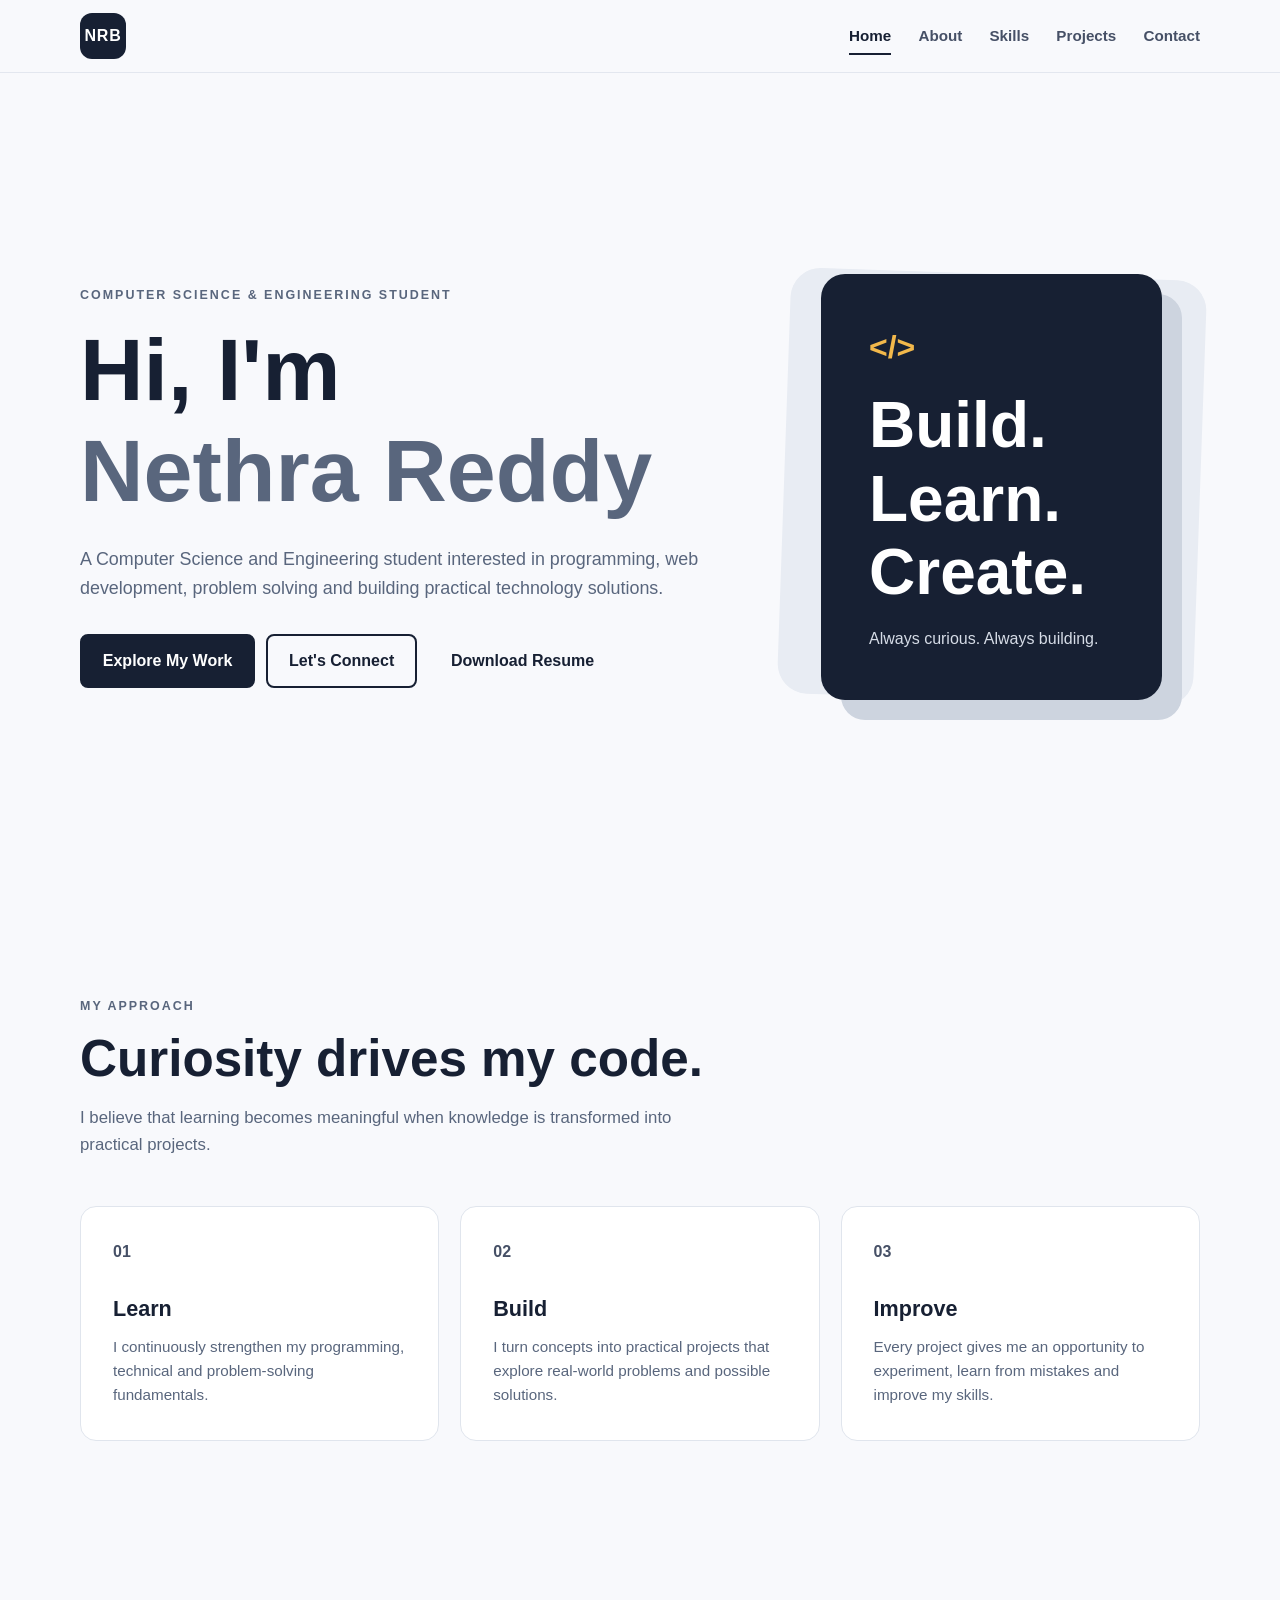
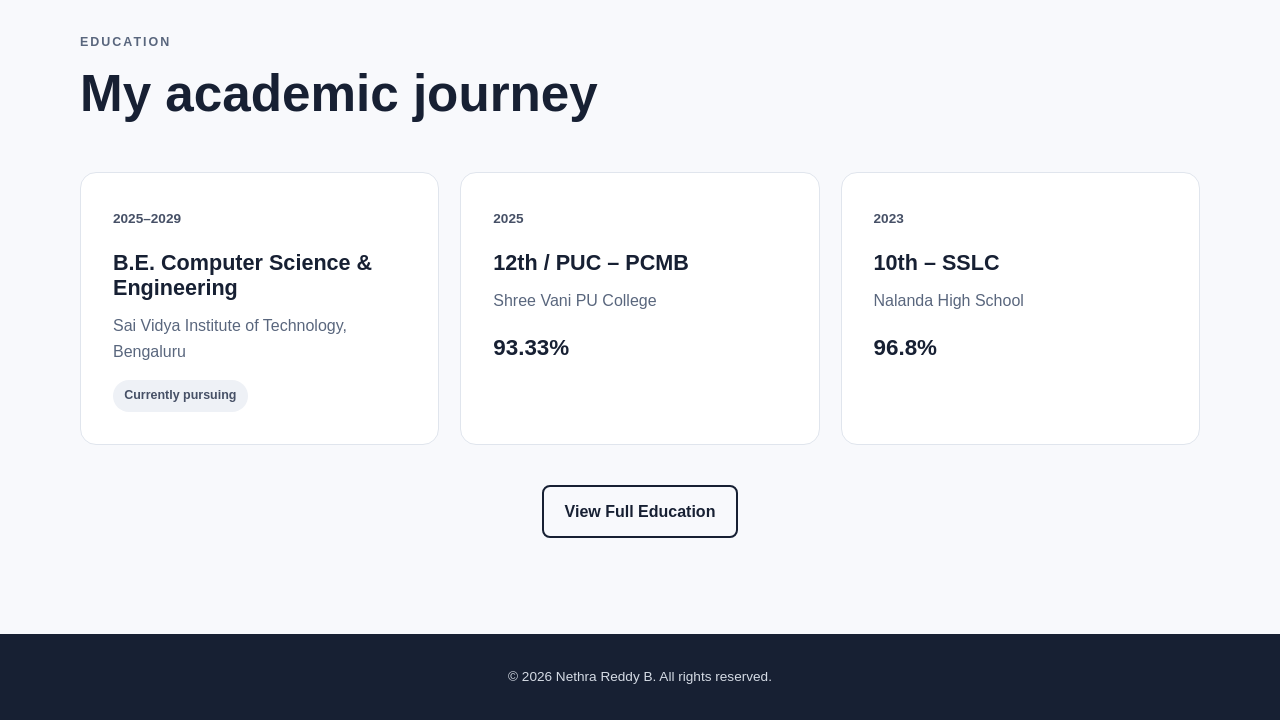
<file: index.html>
<!DOCTYPE html>
<html lang="en">
<head>
    <meta charset="UTF-8">

    <meta name="viewport"
          content="width=device-width, initial-scale=1.0">

    <meta name="description"
          content="Nethra Reddy B - Computer Science and Engineering student portfolio showcasing programming, web development, projects and technical skills.">

    <meta name="keywords"
          content="Nethra Reddy, Computer Science, CSE student, portfolio, web development, Python, C, HTML, CSS, JavaScript, Bengaluru">

    <meta name="author"
          content="Nethra Reddy B">

    <meta name="robots"
          content="index, follow">

    <meta name="theme-color"
          content="#172033">

    <title>Nethra Reddy B | CSE Student Portfolio</title>

    <link rel="stylesheet" href="css/style.css">
</head>

<body>

<a class="skip-link" href="#main-content">
    Skip to main content
</a>

<header class="site-header">

    <nav class="navbar"
         aria-label="Primary navigation">

        <a class="logo"
           href="index.html"
           aria-label="Nethra Reddy home">
            NRB
        </a>

        <button class="menu-toggle"
                type="button"
                aria-label="Open navigation menu"
                aria-expanded="false"
                aria-controls="primary-menu">

            <span></span>
            <span></span>
            <span></span>

        </button>

        <ul class="nav-links" id="primary-menu">

            <li>
                <a href="index.html"
                   aria-current="page">
                    Home
                </a>
            </li>

            <li>
                <a href="about.html">
                    About
                </a>
            </li>

            <li>
                <a href="skills.html">
                    Skills
                </a>
            </li>

            <li>
                <a href="projects.html">
                    Projects
                </a>
            </li>

            <li>
                <a href="contact.html">
                    Contact
                </a>
            </li>

        </ul>

    </nav>

</header>


<main id="main-content">

    <section class="hero"
             aria-labelledby="hero-title">

        <div class="hero-content">

            <p class="eyebrow">
                COMPUTER SCIENCE & ENGINEERING STUDENT
            </p>

            <h1 id="hero-title">
                Hi, I'm <span>Nethra Reddy</span>
            </h1>

            <p class="hero-description">
                A Computer Science and Engineering student interested in
                programming, web development, problem solving and building
                practical technology solutions.
            </p>

            <div class="hero-buttons">

                <a class="button primary-button"
                   href="projects.html">
                    Explore My Work
                </a>

                <a class="button secondary-button"
                   href="contact.html">
                    Let's Connect
                </a>

                <!--
                    Replace "resume.pdf" with your actual resume filename
                    after placing the PDF in the project folder.
                -->
                <a class="button text-button"
                   href="resume.pdf"
                   download>
                    Download Resume
                </a>

            </div>

        </div>


        <div class="hero-card"
             aria-label="Portfolio introduction">

            <div class="hero-card-inner">

                <span class="code-symbol"
                      aria-hidden="true">
                    &lt;/&gt;
                </span>

                <h2>
                    Build.
                    <br>
                    Learn.
                    <br>
                    Create.
                </h2>

                <p>
                    Always curious. Always building.
                </p>

            </div>

        </div>

    </section>


    <section class="quick-intro section"
             aria-labelledby="intro-title">

        <div class="section-heading">

            <p class="eyebrow">
                MY APPROACH
            </p>

            <h2 id="intro-title">
                Curiosity drives my code.
            </h2>

            <p class="section-description">
                I believe that learning becomes meaningful when knowledge
                is transformed into practical projects.
            </p>

        </div>


        <div class="intro-grid">

            <article class="info-card">

                <span class="card-number">
                    01
                </span>

                <h3>
                    Learn
                </h3>

                <p>
                    I continuously strengthen my programming, technical
                    and problem-solving fundamentals.
                </p>

            </article>


            <article class="info-card">

                <span class="card-number">
                    02
                </span>

                <h3>
                    Build
                </h3>

                <p>
                    I turn concepts into practical projects that explore
                    real-world problems and possible solutions.
                </p>

            </article>


            <article class="info-card">

                <span class="card-number">
                    03
                </span>

                <h3>
                    Improve
                </h3>

                <p>
                    Every project gives me an opportunity to experiment,
                    learn from mistakes and improve my skills.
                </p>

            </article>

        </div>

    </section>


    <section class="education-preview section"
             aria-labelledby="education-preview-title">

        <div class="section-heading">

            <p class="eyebrow">
                EDUCATION
            </p>

            <h2 id="education-preview-title">
                My academic journey
            </h2>

        </div>


        <div class="education-grid">

            <article class="education-card">

                <span class="education-year">
                    2025–2029
                </span>

                <h3>
                    B.E. Computer Science & Engineering
                </h3>

                <p>
                    Sai Vidya Institute of Technology, Bengaluru
                </p>

                <span class="education-status">
                    Currently pursuing
                </span>

            </article>


            <article class="education-card">

                <span class="education-year">
                    2025
                </span>

                <h3>
                    12th / PUC – PCMB
                </h3>

                <p>
                    Shree Vani PU College
                </p>

                <strong>
                    93.33%
                </strong>

            </article>


            <article class="education-card">

                <span class="education-year">
                    2023
                </span>

                <h3>
                    10th – SSLC
                </h3>

                <p>
                    Nalanda High School
                </p>

                <strong>
                    96.8%
                </strong>

            </article>

        </div>


        <div class="center-button">

            <a class="button secondary-button"
               href="about.html">
                View Full Education
            </a>

        </div>

    </section>

</main>


<footer class="site-footer">

    <p>
        &copy; <span class="current-year"></span>
        Nethra Reddy B. All rights reserved.
    </p>

</footer>


<script src="js/script.js"></script>

</body>
</html>
</file>
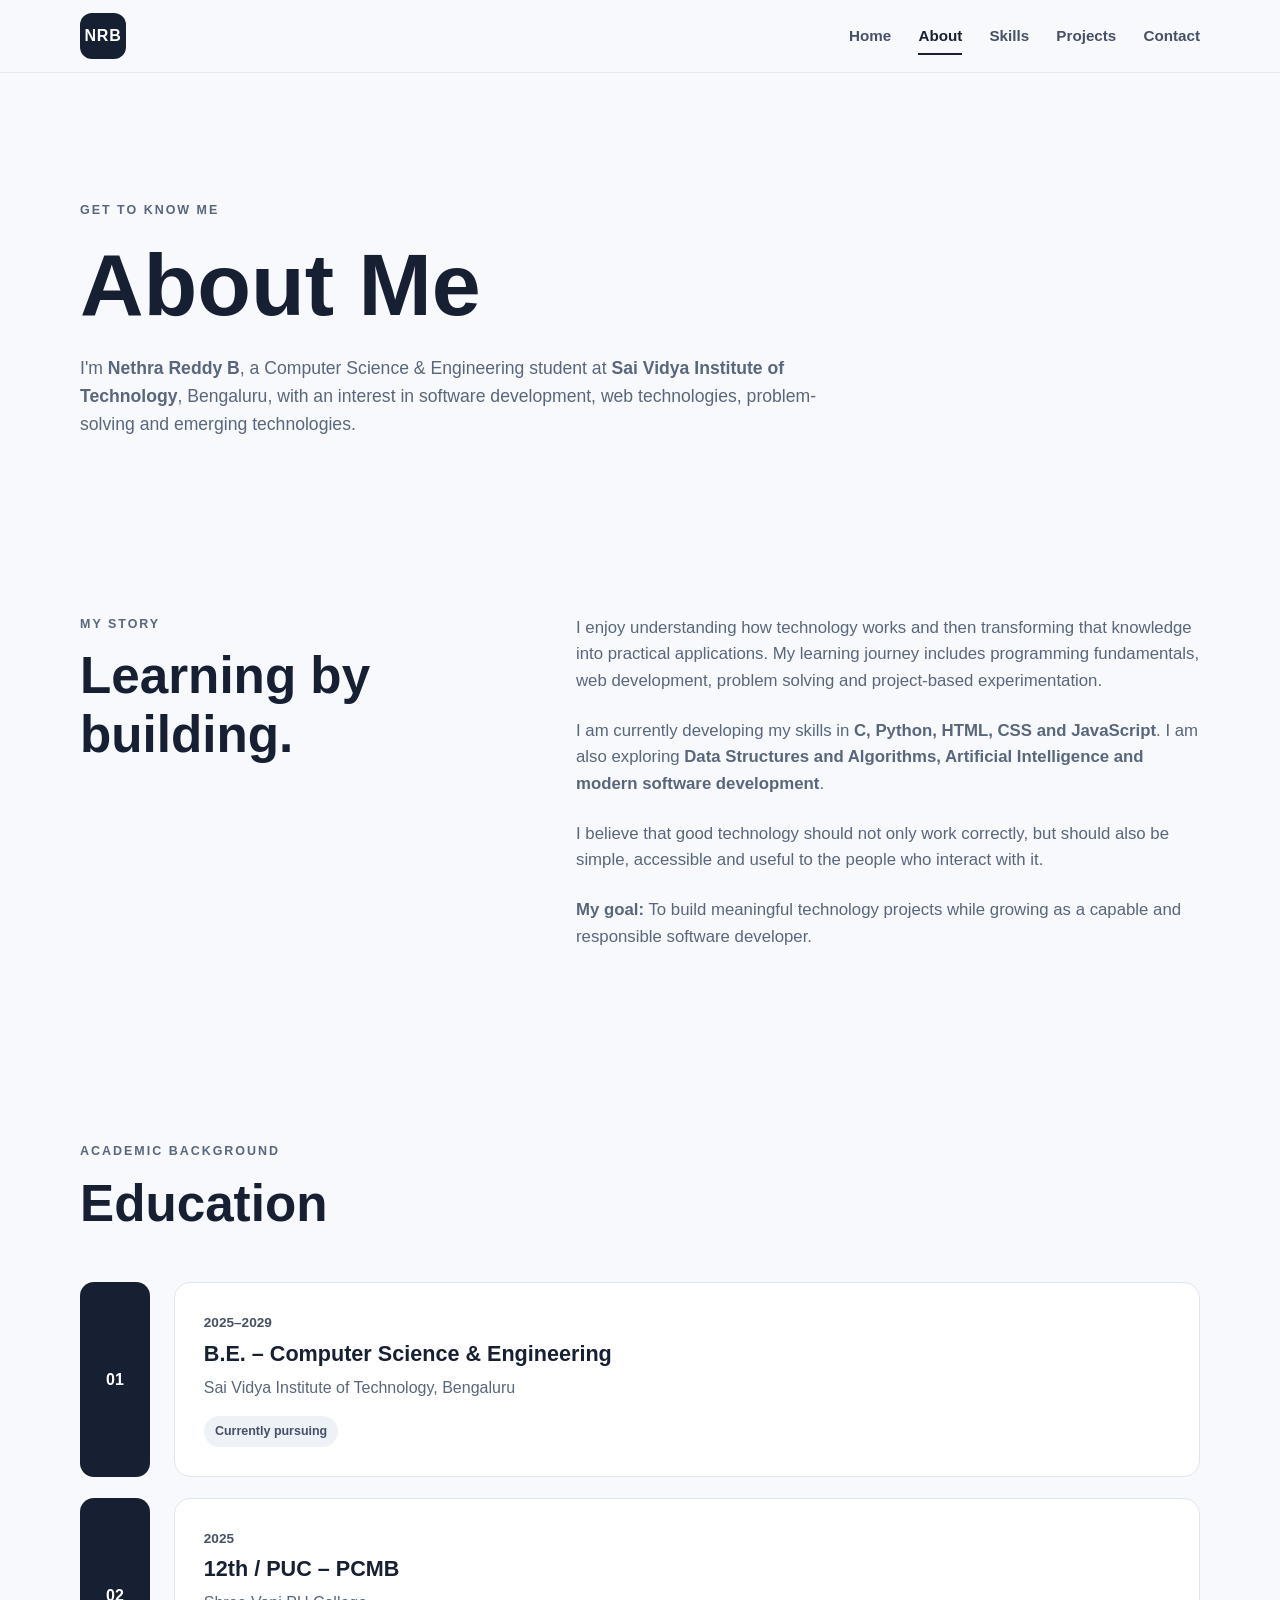
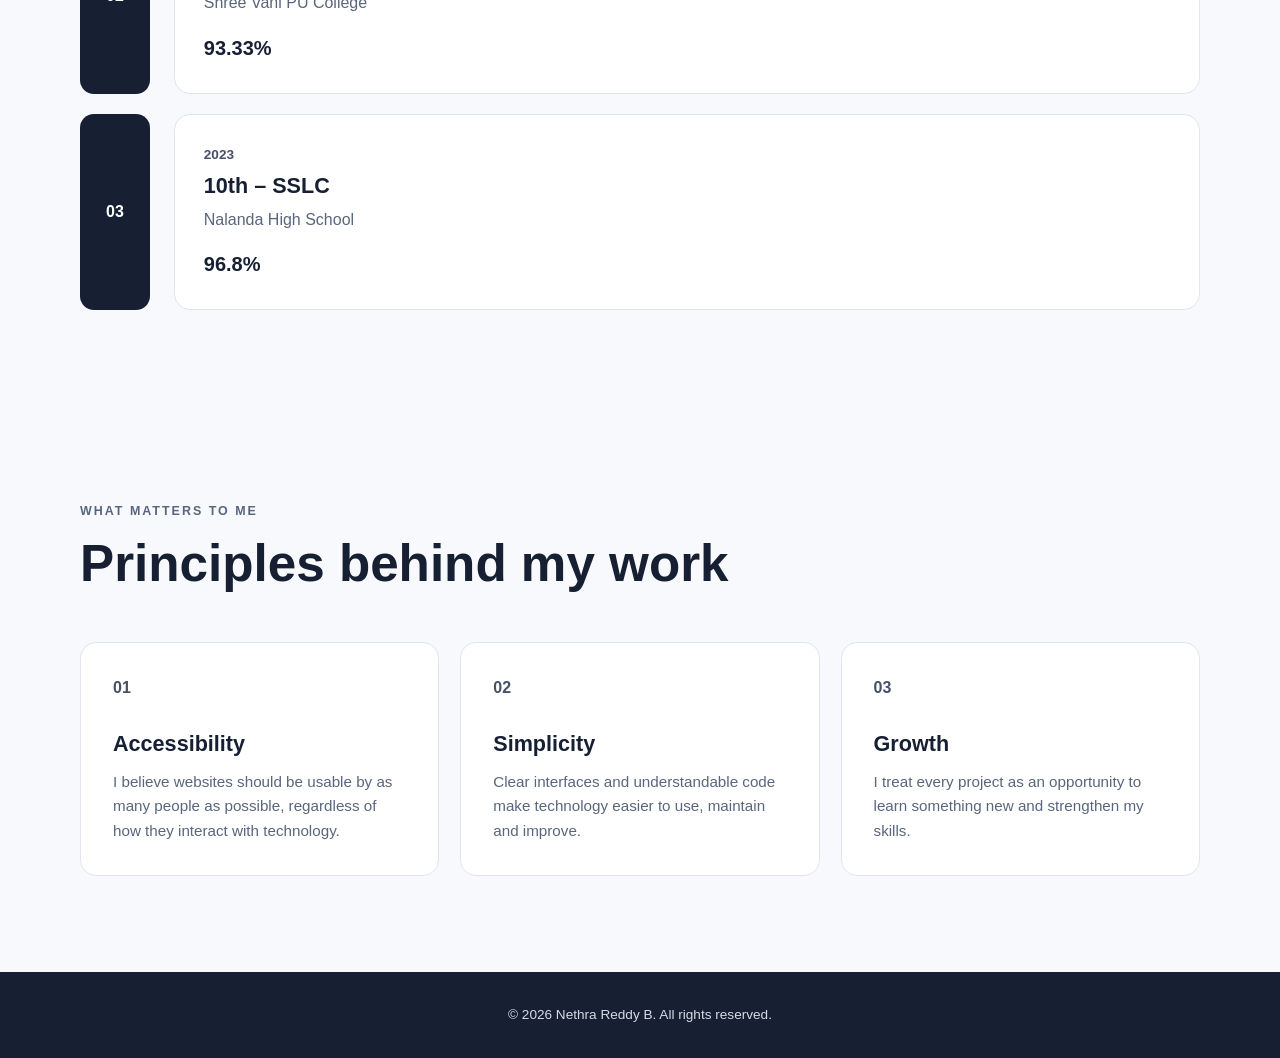
<file: about.html>
<!DOCTYPE html>
<html lang="en">
<head>

    <meta charset="UTF-8">

    <meta name="viewport"
          content="width=device-width, initial-scale=1.0">

    <meta name="description"
          content="About Nethra Reddy B, a Computer Science and Engineering student interested in programming, web development, DSA, AI and software development.">

    <meta name="author"
          content="Nethra Reddy B">

    <meta name="robots"
          content="index, follow">

    <title>About | Nethra Reddy B</title>

    <link rel="stylesheet" href="css/style.css">

</head>

<body>

<a class="skip-link" href="#main-content">
    Skip to main content
</a>


<header class="site-header">

    <nav class="navbar"
         aria-label="Primary navigation">

        <a class="logo"
           href="index.html"
           aria-label="Nethra Reddy home">
            NRB
        </a>

        <button class="menu-toggle"
                type="button"
                aria-label="Open navigation menu"
                aria-expanded="false"
                aria-controls="primary-menu">

            <span></span>
            <span></span>
            <span></span>

        </button>

        <ul class="nav-links" id="primary-menu">

            <li>
                <a href="index.html">
                    Home
                </a>
            </li>

            <li>
                <a href="about.html"
                   aria-current="page">
                    About
                </a>
            </li>

            <li>
                <a href="skills.html">
                    Skills
                </a>
            </li>

            <li>
                <a href="projects.html">
                    Projects
                </a>
            </li>

            <li>
                <a href="contact.html">
                    Contact
                </a>
            </li>

        </ul>

    </nav>

</header>


<main id="main-content">

    <section class="page-hero"
             aria-labelledby="page-title">

        <p class="eyebrow">
            GET TO KNOW ME
        </p>

        <h1 id="page-title">
            About Me
        </h1>

        <p>
            I'm <strong>Nethra Reddy B</strong>, a Computer Science &
            Engineering student at
            <strong>Sai Vidya Institute of Technology</strong>,
            Bengaluru, with an interest in software development,
            web technologies, problem-solving and emerging technologies.
        </p>

    </section>


    <section class="content-section section"
             aria-labelledby="story-title">

        <div class="content-layout">

            <div>

                <p class="eyebrow">
                    MY STORY
                </p>

                <h2 id="story-title">
                    Learning by building.
                </h2>

            </div>


            <div class="content-text">

                <p>
                    I enjoy understanding how technology works and then
                    transforming that knowledge into practical applications.
                    My learning journey includes programming fundamentals,
                    web development, problem solving and project-based
                    experimentation.
                </p>

                <p>
                    I am currently developing my skills in
                    <strong>C, Python, HTML, CSS and JavaScript</strong>.
                    I am also exploring
                    <strong>Data Structures and Algorithms, Artificial
                    Intelligence and modern software development</strong>.
                </p>

                <p>
                    I believe that good technology should not only work
                    correctly, but should also be simple, accessible and
                    useful to the people who interact with it.
                </p>

                <p>
                    <strong>My goal:</strong>
                    To build meaningful technology projects while growing
                    as a capable and responsible software developer.
                </p>

            </div>

        </div>

    </section>


    <section class="education-section section"
             aria-labelledby="education-title">

        <div class="section-heading">

            <p class="eyebrow">
                ACADEMIC BACKGROUND
            </p>

            <h2 id="education-title">
                Education
            </h2>

        </div>


        <div class="timeline">

            <article class="timeline-item">

                <div class="timeline-marker"
                     aria-hidden="true">
                    01
                </div>

                <div class="timeline-content">

                    <span class="timeline-date">
                        2025–2029
                    </span>

                    <h3>
                        B.E. – Computer Science & Engineering
                    </h3>

                    <p>
                        Sai Vidya Institute of Technology, Bengaluru
                    </p>

                    <span class="status-badge">
                        Currently pursuing
                    </span>

                </div>

            </article>


            <article class="timeline-item">

                <div class="timeline-marker"
                     aria-hidden="true">
                    02
                </div>

                <div class="timeline-content">

                    <span class="timeline-date">
                        2025
                    </span>

                    <h3>
                        12th / PUC – PCMB
                    </h3>

                    <p>
                        Shree Vani PU College
                    </p>

                    <strong class="percentage">
                        93.33%
                    </strong>

                </div>

            </article>


            <article class="timeline-item">

                <div class="timeline-marker"
                     aria-hidden="true">
                    03
                </div>

                <div class="timeline-content">

                    <span class="timeline-date">
                        2023
                    </span>

                    <h3>
                        10th – SSLC
                    </h3>

                    <p>
                        Nalanda High School
                    </p>

                    <strong class="percentage">
                        96.8%
                    </strong>

                </div>

            </article>

        </div>

    </section>


    <section class="values-section section"
             aria-labelledby="values-title">

        <div class="section-heading">

            <p class="eyebrow">
                WHAT MATTERS TO ME
            </p>

            <h2 id="values-title">
                Principles behind my work
            </h2>

        </div>


        <div class="intro-grid">

            <article class="info-card">

                <span class="card-number">
                    01
                </span>

                <h3>
                    Accessibility
                </h3>

                <p>
                    I believe websites should be usable by as many people
                    as possible, regardless of how they interact with
                    technology.
                </p>

            </article>


            <article class="info-card">

                <span class="card-number">
                    02
                </span>

                <h3>
                    Simplicity
                </h3>

                <p>
                    Clear interfaces and understandable code make
                    technology easier to use, maintain and improve.
                </p>

            </article>


            <article class="info-card">

                <span class="card-number">
                    03
                </span>

                <h3>
                    Growth
                </h3>

                <p>
                    I treat every project as an opportunity to learn
                    something new and strengthen my skills.
                </p>

            </article>

        </div>

    </section>

</main>


<footer class="site-footer">

    <p>
        &copy; <span class="current-year"></span>
        Nethra Reddy B. All rights reserved.
    </p>

</footer>


<script src="js/script.js"></script>

</body>
</html>
</file>
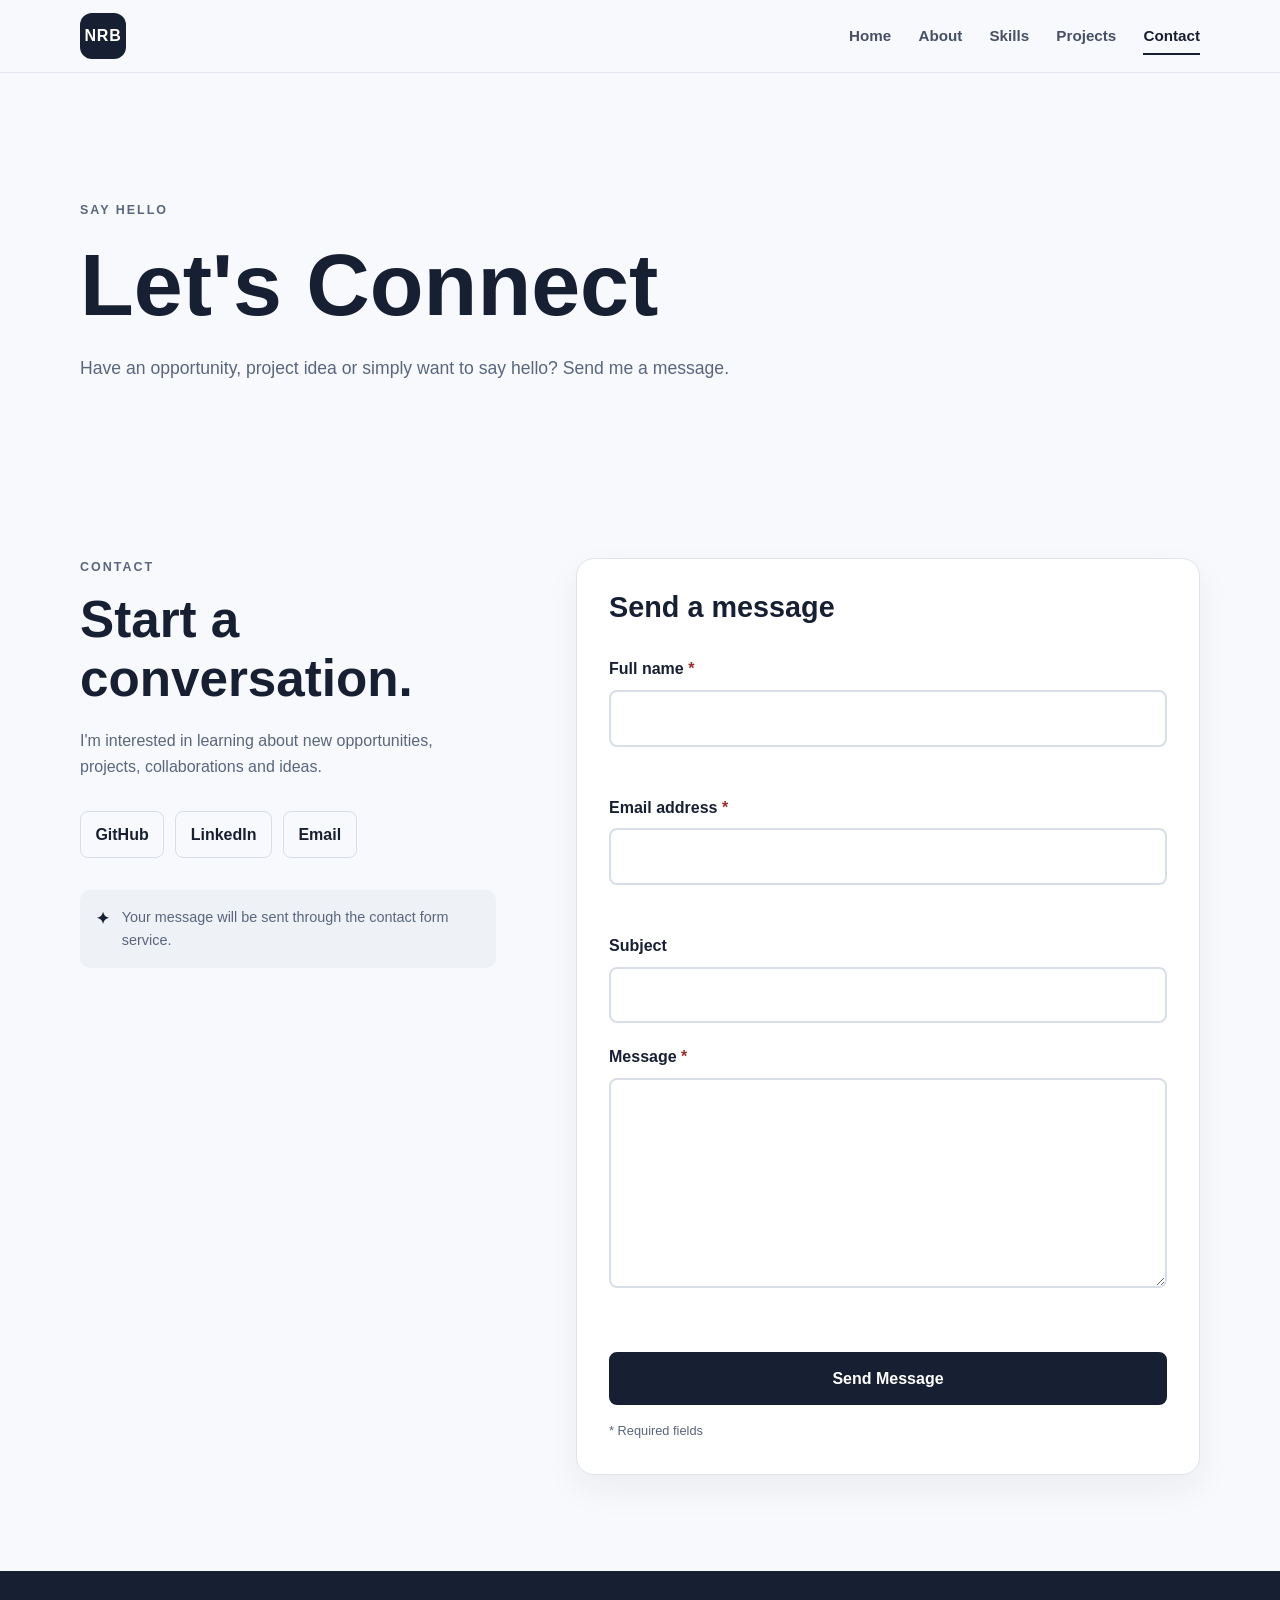
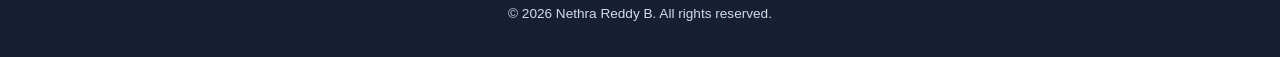
<file: contact.html>
<!DOCTYPE html>
<html lang="en">
<head>

    <meta charset="UTF-8">

    <meta name="viewport"
          content="width=device-width, initial-scale=1.0">

    <meta name="description"
          content="Contact Nethra Reddy B for internships, projects, collaborations and professional opportunities.">

    <meta name="author"
          content="Nethra Reddy B">

    <meta name="robots"
          content="index, follow">

    <title>Contact | Nethra Reddy B</title>

    <link rel="stylesheet" href="css/style.css">

</head>

<body>

<a class="skip-link" href="#main-content">
    Skip to main content
</a>


<header class="site-header">

    <nav class="navbar"
         aria-label="Primary navigation">

        <a class="logo"
           href="index.html"
           aria-label="Nethra Reddy home">
            NRB
        </a>

        <button class="menu-toggle"
                type="button"
                aria-label="Open navigation menu"
                aria-expanded="false"
                aria-controls="primary-menu">

            <span></span>
            <span></span>
            <span></span>

        </button>

        <ul class="nav-links" id="primary-menu">

            <li>
                <a href="index.html">
                    Home
                </a>
            </li>

            <li>
                <a href="about.html">
                    About
                </a>
            </li>

            <li>
                <a href="skills.html">
                    Skills
                </a>
            </li>

            <li>
                <a href="projects.html">
                    Projects
                </a>
            </li>

            <li>
                <a href="contact.html"
                   aria-current="page">
                    Contact
                </a>
            </li>

        </ul>

    </nav>

</header>


<main id="main-content">

    <section class="page-hero"
             aria-labelledby="page-title">

        <p class="eyebrow">
            SAY HELLO
        </p>

        <h1 id="page-title">
            Let's Connect
        </h1>

        <p>
            Have an opportunity, project idea or simply want to say hello?
            Send me a message.
        </p>

    </section>


    <section class="contact-section section"
             aria-labelledby="form-title">

        <div class="contact-layout">

            <div class="contact-intro">

                <p class="eyebrow">
                    CONTACT
                </p>

                <h2>
                    Start a conversation.
                </h2>

                <p>
                    I'm interested in learning about new opportunities,
                    projects, collaborations and ideas.
                </p>


                <div class="social-links">

                    <!-- Replace the # links with your actual profiles -->

                    <a href="https://github.com/bnethra198-del"
                       aria-label="GitHub profile">
                        GitHub
                    </a>

                    <a href="https://www.linkedin.com/in/nethra-reddy-b-3a2872389?utm_source=share_via&utm_content=profile&utm_medium=member_android"
                       aria-label="LinkedIn profile">
                        LinkedIn
                    </a>

                    <a href="mailto:your-email@example.com"
                       aria-label="Send an email">
                        Email
                    </a>

                </div>


                <div class="contact-note">

                    <span aria-hidden="true">
                        ✦
                    </span>

                    <p>
                        Your message will be sent through the contact
                        form service.
                    </p>

                </div>

            </div>


            <form class="contact-form"
                  id="contact-form"
                  action="https://formspree.io/f/mbgranob"
                  method="POST"
                  aria-labelledby="form-title">

                <h2 id="form-title">
                    Send a message
                </h2>


                <div class="form-group">

                    <label for="name">
                        Full name
                        <span aria-hidden="true">*</span>
                    </label>

                    <input id="name"
                           name="name"
                           type="text"
                           autocomplete="name"
                           required
                           aria-describedby="name-error">

                    <p class="form-error"
                       id="name-error"
                       role="alert">
                    </p>

                </div>


                <div class="form-group">

                    <label for="email">
                        Email address
                        <span aria-hidden="true">*</span>
                    </label>

                    <input id="email"
                           name="email"
                           type="email"
                           autocomplete="email"
                           required
                           aria-describedby="email-error">

                    <p class="form-error"
                       id="email-error"
                       role="alert">
                    </p>

                </div>


                <div class="form-group">

                    <label for="subject">
                        Subject
                    </label>

                    <input id="subject"
                           name="subject"
                           type="text"
                           autocomplete="off">

                </div>


                <div class="form-group">

                    <label for="message">
                        Message
                        <span aria-hidden="true">*</span>
                    </label>

                    <textarea id="message"
                              name="message"
                              rows="7"
                              required
                              aria-describedby="message-error"></textarea>

                    <p class="form-error"
                       id="message-error"
                       role="alert">
                    </p>

                </div>


                <button class="button primary-button submit-button"
                        type="submit">
                    Send Message
                </button>

                <p class="required-note">
                    <span aria-hidden="true">*</span>
                    Required fields
                </p>

            </form>

        </div>

    </section>

</main>


<footer class="site-footer">

    <p>
        &copy; <span class="current-year"></span>
        Nethra Reddy B. All rights reserved.
    </p>

</footer>


<script src="js/script.js"></script>

</body>
</html>
</file>
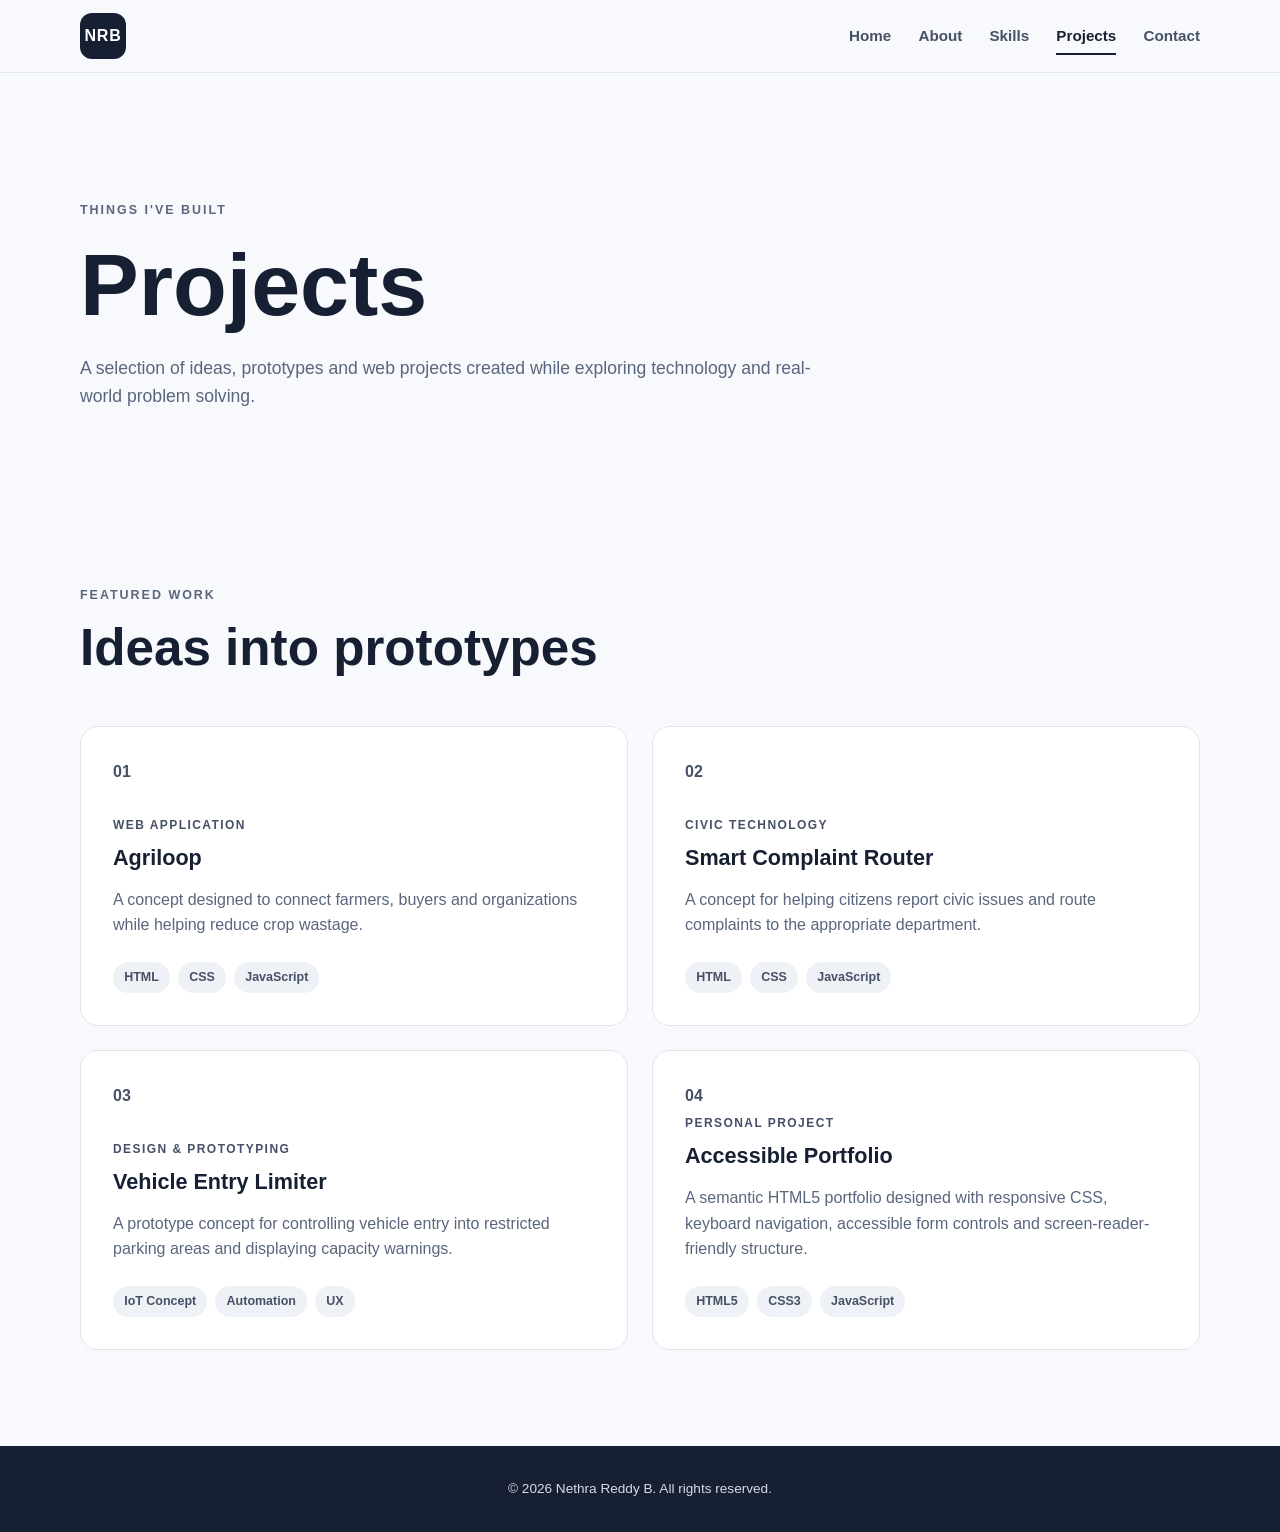
<file: projects.html>
<!DOCTYPE html>
<html lang="en">
<head>

    <meta charset="UTF-8">

    <meta name="viewport"
          content="width=device-width, initial-scale=1.0">

    <meta name="description"
          content="Projects by Nethra Reddy B including Agriloop, Smart Complaint Router, Vehicle Entry Limiter and an accessible portfolio.">

    <meta name="author"
          content="Nethra Reddy B">

    <meta name="robots"
          content="index, follow">

    <title>Projects | Nethra Reddy B</title>

    <link rel="stylesheet" href="css/style.css">

</head>

<body>

<a class="skip-link" href="#main-content">
    Skip to main content
</a>


<header class="site-header">

    <nav class="navbar"
         aria-label="Primary navigation">

        <a class="logo"
           href="index.html"
           aria-label="Nethra Reddy home">
            NRB
        </a>

        <button class="menu-toggle"
                type="button"
                aria-label="Open navigation menu"
                aria-expanded="false"
                aria-controls="primary-menu">

            <span></span>
            <span></span>
            <span></span>

        </button>

        <ul class="nav-links" id="primary-menu">

            <li>
                <a href="index.html">
                    Home
                </a>
            </li>

            <li>
                <a href="about.html">
                    About
                </a>
            </li>

            <li>
                <a href="skills.html">
                    Skills
                </a>
            </li>

            <li>
                <a href="projects.html"
                   aria-current="page">
                    Projects
                </a>
            </li>

            <li>
                <a href="contact.html">
                    Contact
                </a>
            </li>

        </ul>

    </nav>

</header>


<main id="main-content">

    <section class="page-hero"
             aria-labelledby="page-title">

        <p class="eyebrow">
            THINGS I'VE BUILT
        </p>

        <h1 id="page-title">
            Projects
        </h1>

        <p>
            A selection of ideas, prototypes and web projects created
            while exploring technology and real-world problem solving.
        </p>

    </section>


    <section class="projects-section section"
             aria-labelledby="projects-title">

        <div class="section-heading">

            <p class="eyebrow">
                FEATURED WORK
            </p>

            <h2 id="projects-title">
                Ideas into prototypes
            </h2>

        </div>


        <div class="projects-grid">

            <article class="project-card">

                <div class="project-number">
                    01
                </div>

                <div class="project-content">

                    <p class="project-category">
                        WEB APPLICATION
                    </p>

                    <h3>
                        Agriloop
                    </h3>

                    <p>
                        A concept designed to connect farmers, buyers and
                        organizations while helping reduce crop wastage.
                    </p>

                    <ul class="tag-list"
                        aria-label="Technologies">

                        <li>HTML</li>
                        <li>CSS</li>
                        <li>JavaScript</li>

                    </ul>

                    <!-- Add your actual project URL when available -->
                    <!--
                    <div class="project-links">
                        <a href="YOUR-LIVE-LINK"
                           target="_blank"
                           rel="noopener noreferrer">
                            Live Demo
                        </a>

                        <a href="YOUR-GITHUB-LINK"
                           target="_blank"
                           rel="noopener noreferrer">
                            GitHub
                        </a>
                    </div>
                    -->

                </div>

            </article>


            <article class="project-card">

                <div class="project-number">
                    02
                </div>

                <div class="project-content">

                    <p class="project-category">
                        CIVIC TECHNOLOGY
                    </p>

                    <h3>
                        Smart Complaint Router
                    </h3>

                    <p>
                        A concept for helping citizens report civic issues
                        and route complaints to the appropriate department.
                    </p>

                    <ul class="tag-list"
                        aria-label="Technologies">

                        <li>HTML</li>
                        <li>CSS</li>
                        <li>JavaScript</li>

                    </ul>

                </div>

            </article>


            <article class="project-card">

                <div class="project-number">
                    03
                </div>

                <div class="project-content">

                    <p class="project-category">
                        DESIGN & PROTOTYPING
                    </p>

                    <h3>
                        Vehicle Entry Limiter
                    </h3>

                    <p>
                        A prototype concept for controlling vehicle entry
                        into restricted parking areas and displaying
                        capacity warnings.
                    </p>

                    <ul class="tag-list"
                        aria-label="Project areas">

                        <li>IoT Concept</li>
                        <li>Automation</li>
                        <li>UX</li>

                    </ul>

                </div>

            </article>


            <article class="project-card">

                <div class="project-number">
                    04
                </div>

                <div class="project-content">

                    <p class="project-category">
                        PERSONAL PROJECT
                    </p>

                    <h3>
                        Accessible Portfolio
                    </h3>

                    <p>
                        A semantic HTML5 portfolio designed with responsive
                        CSS, keyboard navigation, accessible form controls
                        and screen-reader-friendly structure.
                    </p>

                    <ul class="tag-list"
                        aria-label="Technologies">

                        <li>HTML5</li>
                        <li>CSS3</li>
                        <li>JavaScript</li>

                    </ul>

                </div>

            </article>

        </div>

    </section>

</main>


<footer class="site-footer">

    <p>
        &copy; <span class="current-year"></span>
        Nethra Reddy B. All rights reserved.
    </p>

</footer>


<script src="js/script.js"></script>

</body>
</html>
</file>
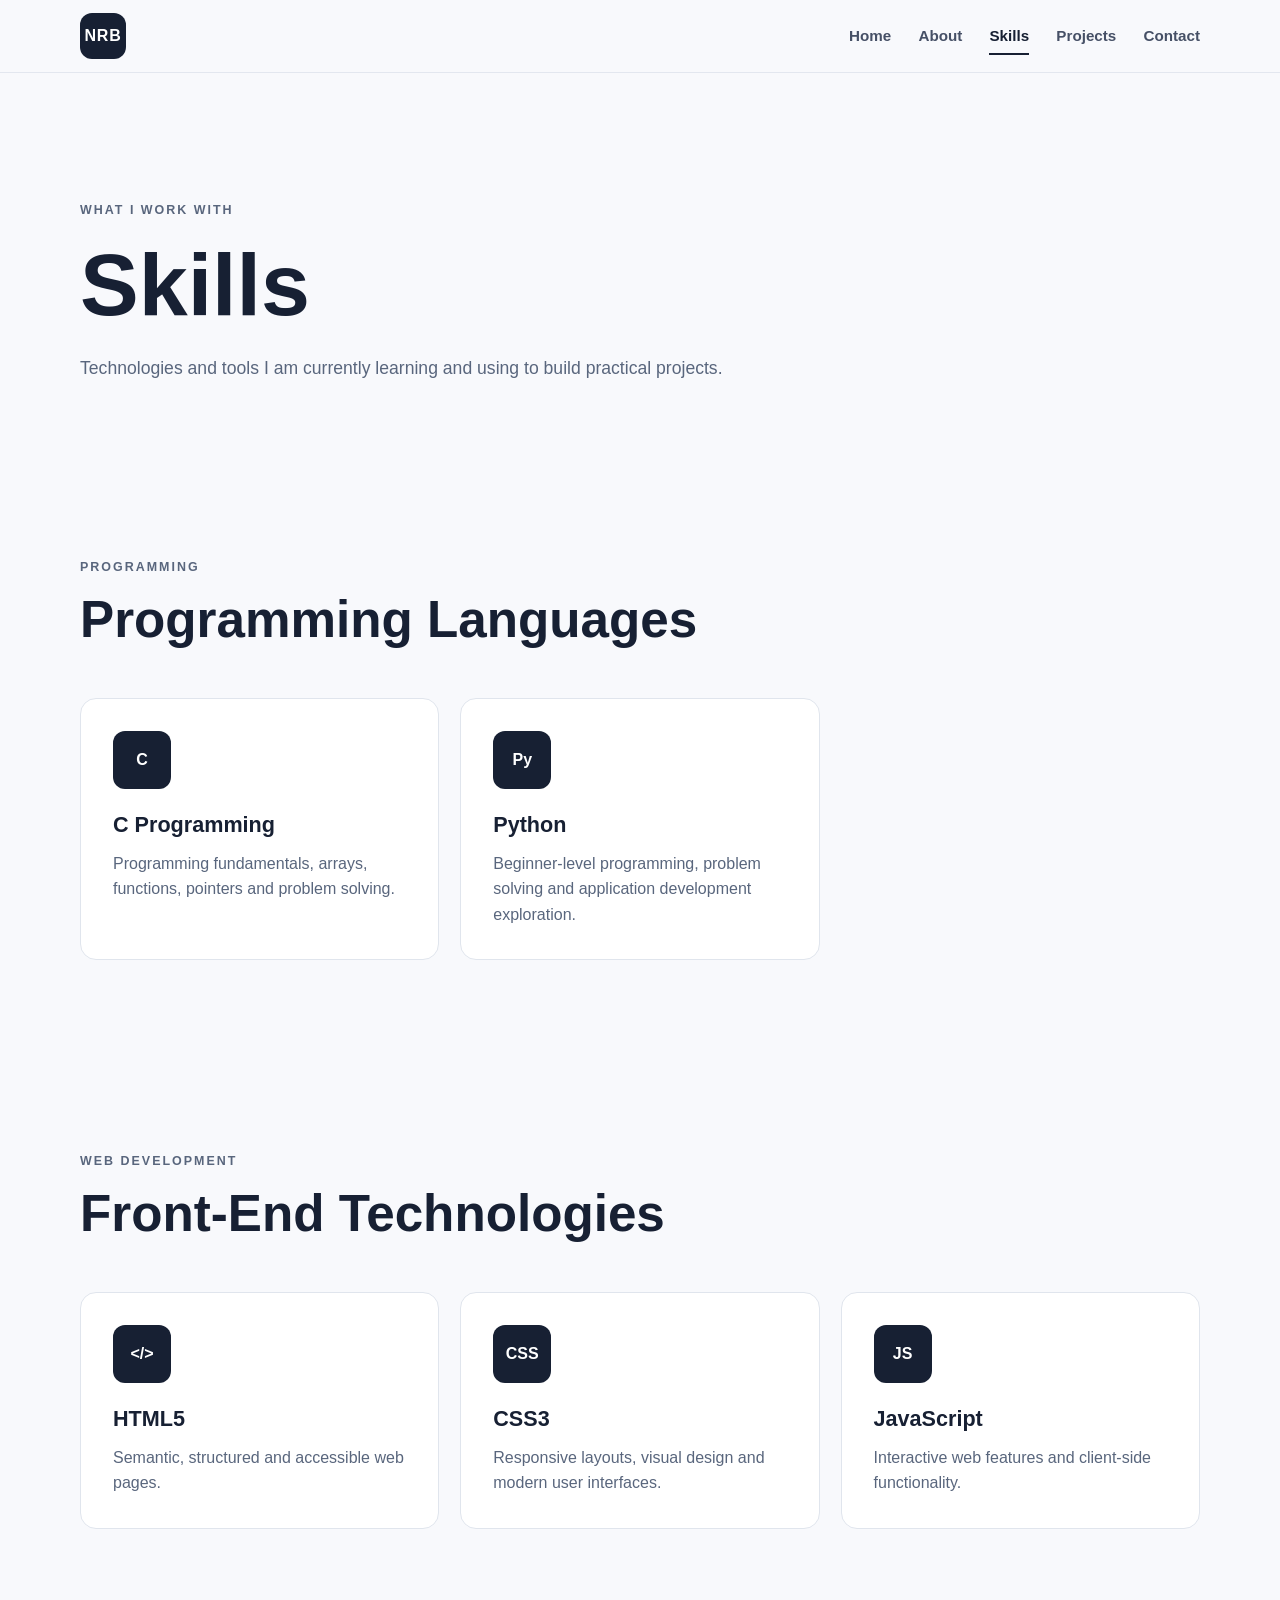
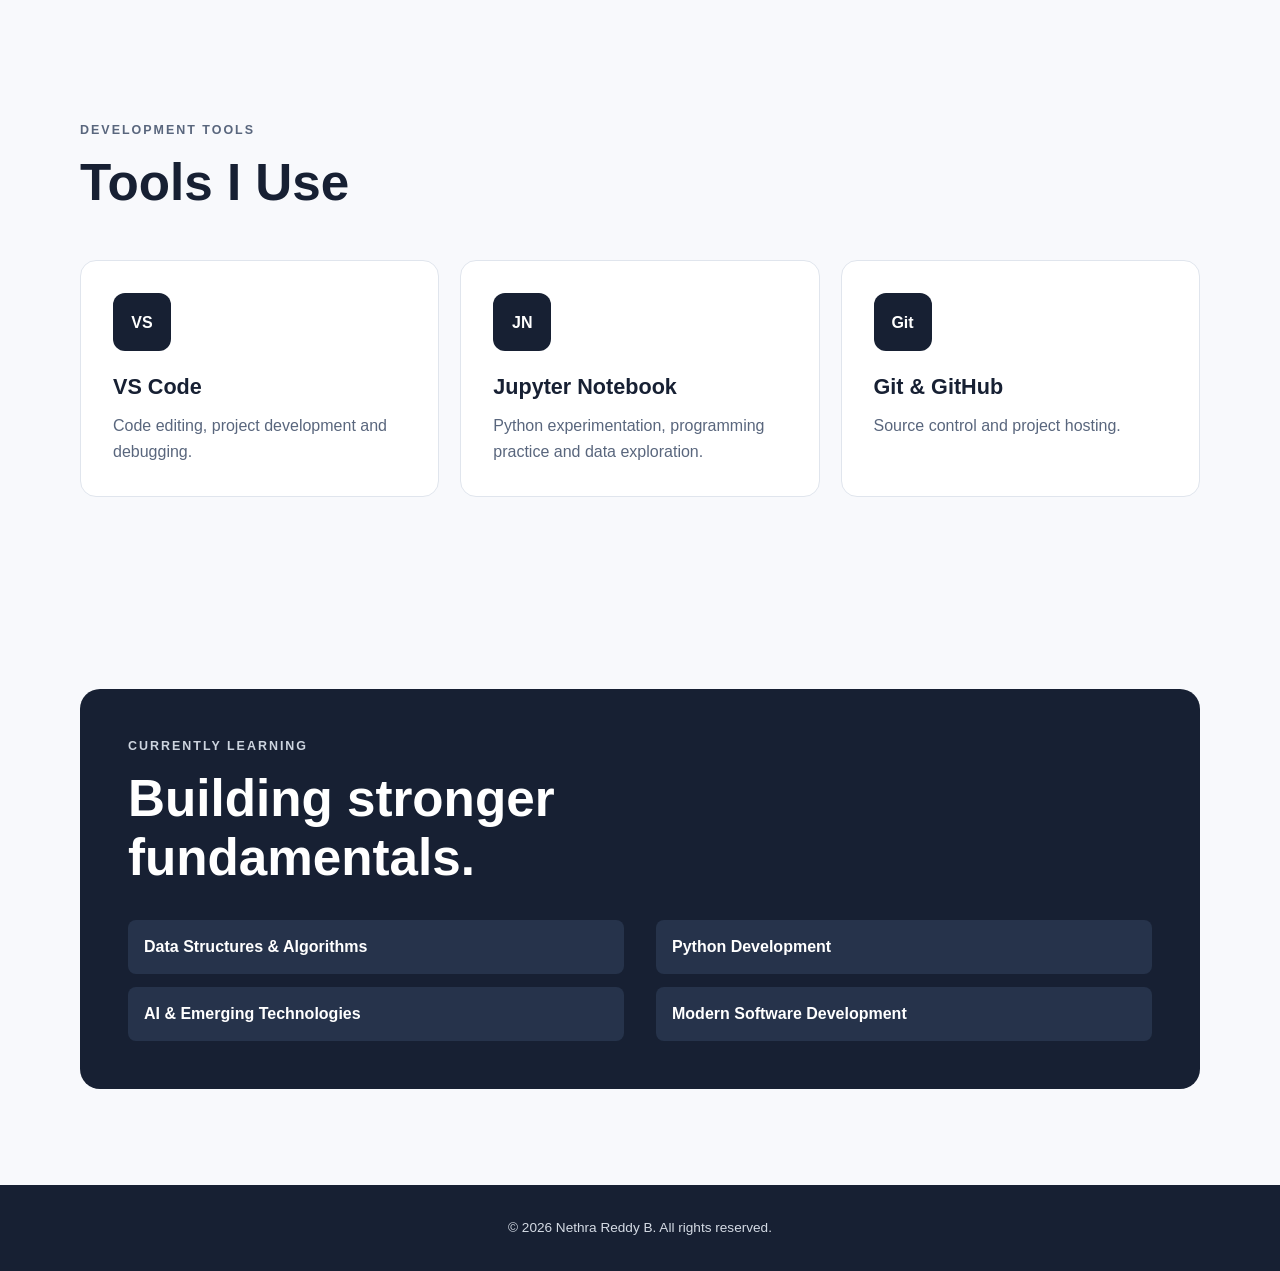
<file: skills.html>
<!DOCTYPE html>
<html lang="en">
<head>

    <meta charset="UTF-8">

    <meta name="viewport"
          content="width=device-width, initial-scale=1.0">

    <meta name="description"
          content="Technical skills of Nethra Reddy B including C, Python, HTML5, CSS3, JavaScript, VS Code and Jupyter Notebook.">

    <meta name="author"
          content="Nethra Reddy B">

    <meta name="robots"
          content="index, follow">

    <title>Skills | Nethra Reddy B</title>

    <link rel="stylesheet" href="css/style.css">

</head>

<body>

<a class="skip-link" href="#main-content">
    Skip to main content
</a>


<header class="site-header">

    <nav class="navbar"
         aria-label="Primary navigation">

        <a class="logo"
           href="index.html"
           aria-label="Nethra Reddy home">
            NRB
        </a>

        <button class="menu-toggle"
                type="button"
                aria-label="Open navigation menu"
                aria-expanded="false"
                aria-controls="primary-menu">

            <span></span>
            <span></span>
            <span></span>

        </button>

        <ul class="nav-links" id="primary-menu">

            <li>
                <a href="index.html">
                    Home
                </a>
            </li>

            <li>
                <a href="about.html">
                    About
                </a>
            </li>

            <li>
                <a href="skills.html"
                   aria-current="page">
                    Skills
                </a>
            </li>

            <li>
                <a href="projects.html">
                    Projects
                </a>
            </li>

            <li>
                <a href="contact.html">
                    Contact
                </a>
            </li>

        </ul>

    </nav>

</header>


<main id="main-content">

    <section class="page-hero"
             aria-labelledby="page-title">

        <p class="eyebrow">
            WHAT I WORK WITH
        </p>

        <h1 id="page-title">
            Skills
        </h1>

        <p>
            Technologies and tools I am currently learning and using
            to build practical projects.
        </p>

    </section>


    <section class="skills-section section"
             aria-labelledby="programming-title">

        <div class="section-heading">

            <p class="eyebrow">
                PROGRAMMING
            </p>

            <h2 id="programming-title">
                Programming Languages
            </h2>

        </div>


        <div class="skills-grid">

            <article class="skill-card">

                <span class="skill-icon"
                      aria-hidden="true">
                    C
                </span>

                <h3>
                    C Programming
                </h3>

                <p>
                    Programming fundamentals, arrays, functions,
                    pointers and problem solving.
                </p>

            </article>


            <article class="skill-card">

                <span class="skill-icon"
                      aria-hidden="true">
                    Py
                </span>

                <h3>
                    Python
                </h3>

                <p>
                    Beginner-level programming, problem solving and
                    application development exploration.
                </p>

            </article>

        </div>

    </section>


    <section class="skills-section section"
             aria-labelledby="web-title">

        <div class="section-heading">

            <p class="eyebrow">
                WEB DEVELOPMENT
            </p>

            <h2 id="web-title">
                Front-End Technologies
            </h2>

        </div>


        <div class="skills-grid">

            <article class="skill-card">

                <span class="skill-icon"
                      aria-hidden="true">
                    &lt;/&gt;
                </span>

                <h3>
                    HTML5
                </h3>

                <p>
                    Semantic, structured and accessible web pages.
                </p>

            </article>


            <article class="skill-card">

                <span class="skill-icon"
                      aria-hidden="true">
                    CSS
                </span>

                <h3>
                    CSS3
                </h3>

                <p>
                    Responsive layouts, visual design and modern
                    user interfaces.
                </p>

            </article>


            <article class="skill-card">

                <span class="skill-icon"
                      aria-hidden="true">
                    JS
                </span>

                <h3>
                    JavaScript
                </h3>

                <p>
                    Interactive web features and client-side
                    functionality.
                </p>

            </article>

        </div>

    </section>


    <section class="skills-section section"
             aria-labelledby="tools-title">

        <div class="section-heading">

            <p class="eyebrow">
                DEVELOPMENT TOOLS
            </p>

            <h2 id="tools-title">
                Tools I Use
            </h2>

        </div>


        <div class="skills-grid">

            <article class="skill-card">

                <span class="skill-icon"
                      aria-hidden="true">
                    VS
                </span>

                <h3>
                    VS Code
                </h3>

                <p>
                    Code editing, project development and debugging.
                </p>

            </article>


            <article class="skill-card">

                <span class="skill-icon"
                      aria-hidden="true">
                    JN
                </span>

                <h3>
                    Jupyter Notebook
                </h3>

                <p>
                    Python experimentation, programming practice
                    and data exploration.
                </p>

            </article>


            <article class="skill-card">

                <span class="skill-icon"
                      aria-hidden="true">
                    Git
                </span>

                <h3>
                    Git & GitHub
                </h3>

                <p>
                    Source control and project hosting.
                </p>

            </article>

        </div>

    </section>


    <section class="learning-section section"
             aria-labelledby="learning-title">

        <div class="learning-card">

            <p class="eyebrow">
                CURRENTLY LEARNING
            </p>

            <h2 id="learning-title">
                Building stronger fundamentals.
            </h2>

            <ul class="learning-list">

                <li>
                    Data Structures & Algorithms
                </li>

                <li>
                    Python Development
                </li>

                <li>
                    AI & Emerging Technologies
                </li>

                <li>
                    Modern Software Development
                </li>

            </ul>

        </div>

    </section>

</main>


<footer class="site-footer">

    <p>
        &copy; <span class="current-year"></span>
        Nethra Reddy B. All rights reserved.
    </p>

</footer>


<script src="js/script.js"></script>

</body>
</html>
</file>
<file: css/style.css>
/* =========================================
   RESET
========================================= */

* {
    box-sizing: border-box;
    margin: 0;
    padding: 0;
}

html {
    scroll-behavior: smooth;
}

body {
    min-height: 100vh;

    font-family:
        Arial,
        Helvetica,
        sans-serif;

    line-height: 1.6;

    color: #172033;
    background: #f8f9fc;
}

img {
    max-width: 100%;
    display: block;
}

a {
    color: inherit;
}

button,
input,
textarea {
    font: inherit;
}


/* =========================================
   ACCESSIBILITY
========================================= */

.skip-link {
    position: fixed;

    top: -100px;
    left: 1rem;

    z-index: 9999;

    padding: 0.75rem 1rem;

    color: #ffffff;
    background: #172033;

    border-radius: 0.5rem;

    text-decoration: none;
}

.skip-link:focus {
    top: 1rem;

    outline: 3px solid #f2b84b;
    outline-offset: 3px;
}

:focus-visible {
    outline: 3px solid #f2b84b;
    outline-offset: 4px;
}


/* =========================================
   HEADER
========================================= */

.site-header {
    position: sticky;
    top: 0;

    z-index: 1000;

    background: rgba(248, 249, 252, 0.96);

    border-bottom: 1px solid #e3e7ef;

    backdrop-filter: blur(10px);
}

.navbar {
    width: min(1120px, 92%);

    min-height: 72px;

    margin: auto;

    display: flex;
    align-items: center;
    justify-content: space-between;

    gap: 2rem;
}

.logo {
    display: inline-flex;

    align-items: center;
    justify-content: center;

    width: 46px;
    height: 46px;

    color: #ffffff;
    background: #172033;

    border-radius: 12px;

    font-weight: 800;

    text-decoration: none;

    letter-spacing: 0.05em;
}

.nav-links {
    display: flex;

    align-items: center;

    gap: 1.7rem;

    list-style: none;
}

.nav-links a {
    position: relative;

    padding: 0.4rem 0;

    color: #465066;

    text-decoration: none;

    font-size: 0.95rem;
    font-weight: 600;
}

.nav-links a:hover,
.nav-links a[aria-current="page"] {
    color: #172033;
}

.nav-links a[aria-current="page"]::after {
    content: "";

    position: absolute;

    left: 0;
    right: 0;
    bottom: -4px;

    height: 2px;

    background: #172033;
}

.menu-toggle {
    display: none;

    width: 44px;
    height: 44px;

    border: 1px solid #d9dee8;
    border-radius: 8px;

    background: #ffffff;

    cursor: pointer;
}

.menu-toggle span {
    display: block;

    width: 20px;
    height: 2px;

    margin: 4px auto;

    background: #172033;
}


/* =========================================
   GENERAL
========================================= */

.section {
    width: min(1120px, 92%);

    margin: 0 auto;

    padding: 6rem 0;
}

.eyebrow {
    margin-bottom: 0.8rem;

    color: #59667d;

    font-size: 0.78rem;
    font-weight: 800;

    letter-spacing: 0.16em;
}

h1,
h2,
h3 {
    line-height: 1.15;
}

h1 {
    font-size: clamp(2.7rem, 7vw, 5.5rem);
}

h2 {
    font-size: clamp(2rem, 4vw, 3.2rem);
}

h3 {
    font-size: 1.35rem;
}

p {
    color: #59667d;
}

.section-description {
    margin-top: 1rem;

    max-width: 650px;

    font-size: 1.05rem;
}


/* =========================================
   BUTTONS
========================================= */

.button {
    display: inline-flex;

    align-items: center;
    justify-content: center;

    min-height: 48px;

    padding: 0.75rem 1.3rem;

    border-radius: 8px;

    font-weight: 700;

    text-decoration: none;

    cursor: pointer;

    transition:
        transform 0.2s ease,
        background 0.2s ease,
        color 0.2s ease;
}

.button:hover {
    transform: translateY(-2px);
}

.primary-button {
    color: #ffffff;

    background: #172033;

    border: 2px solid #172033;
}

.primary-button:hover {
    background: #2a3750;
}

.secondary-button {
    color: #172033;

    background: transparent;

    border: 2px solid #172033;
}

.secondary-button:hover {
    color: #ffffff;

    background: #172033;
}

.text-button {
    color: #172033;

    background: transparent;

    border: 2px solid transparent;
}

.text-button:hover {
    background: #eef1f6;
}


/* =========================================
   HOME HERO
========================================= */

.hero {
    width: min(1120px, 92%);

    min-height: calc(100vh - 72px);

    margin: auto;

    display: grid;

    grid-template-columns: 1.2fr 0.8fr;

    align-items: center;

    gap: 5rem;
}

.hero h1 span {
    display: block;

    color: #59667d;
}

.hero-description {
    max-width: 650px;

    margin: 1.5rem 0 2rem;

    font-size: 1.12rem;
}

.hero-buttons {
    display: flex;

    flex-wrap: wrap;

    gap: 0.7rem;
}

.hero-card {
    display: grid;

    place-items: center;

    min-height: 390px;

    background: #e8ecf3;

    border-radius: 30px;

    transform: rotate(2deg);
}

.hero-card-inner {
    width: 82%;

    padding: 3rem;

    background: #172033;

    color: #ffffff;

    border-radius: 24px;

    transform: rotate(-2deg);

    box-shadow:
        20px 20px 0 #cdd4df;
}

.hero-card-inner h2 {
    margin: 1rem 0;

    color: #ffffff;

    font-size: clamp(2.2rem, 5vw, 4rem);
}

.hero-card-inner p {
    color: #d6dce7;
}

.code-symbol {
    font-size: 2rem;

    font-weight: 800;

    color: #f2b84b;
}


/* =========================================
   SECTION HEADINGS
========================================= */

.section-heading {
    max-width: 700px;

    margin-bottom: 3rem;
}

.section-heading h2 {
    color: #172033;
}


/* =========================================
   CARDS
========================================= */

.intro-grid {
    display: grid;

    grid-template-columns: repeat(3, 1fr);

    gap: 1.3rem;
}

.info-card {
    padding: 2rem;

    background: #ffffff;

    border: 1px solid #e0e5ed;

    border-radius: 16px;

    transition:
        transform 0.2s ease,
        box-shadow 0.2s ease;
}

.info-card:hover {
    transform: translateY(-4px);

    box-shadow:
        0 12px 30px rgba(23, 32, 51, 0.07);
}

.card-number {
    display: inline-block;

    margin-bottom: 2rem;

    color: #465066;

    font-weight: 800;
}

.info-card h3 {
    margin-bottom: 0.8rem;
}

.info-card p {
    font-size: 0.95rem;
}


/* =========================================
   PAGE HERO
========================================= */

.page-hero {
    width: min(1120px, 92%);

    margin: auto;

    padding: 8rem 0 5rem;
}

.page-hero h1 {
    margin-bottom: 1.2rem;
}

.page-hero > p:last-child {
    max-width: 750px;

    font-size: 1.1rem;
}


/* =========================================
   ABOUT
========================================= */

.content-layout {
    display: grid;

    grid-template-columns: 0.8fr 1.2fr;

    gap: 5rem;
}

.content-text {
    display: grid;

    gap: 1.4rem;
}

.content-text p {
    font-size: 1.05rem;
}


/* =========================================
   EDUCATION
========================================= */

.education-grid {
    display: grid;

    grid-template-columns: repeat(3, 1fr);

    gap: 1.3rem;
}

.education-card {
    padding: 2rem;

    background: #ffffff;

    border: 1px solid #e0e5ed;

    border-radius: 16px;
}

.education-year {
    display: inline-block;

    margin-bottom: 1.3rem;

    color: #465066;

    font-size: 0.85rem;

    font-weight: 800;
}

.education-card h3 {
    margin-bottom: 0.8rem;
}

.education-card strong {
    display: block;

    margin-top: 1rem;

    font-size: 1.4rem;

    color: #172033;
}

.education-status,
.status-badge {
    display: inline-block;

    margin-top: 1rem;

    padding: 0.35rem 0.7rem;

    color: #465066;

    background: #eef1f6;

    border-radius: 999px;

    font-size: 0.78rem;

    font-weight: 700;
}

.center-button {
    display: flex;

    justify-content: center;

    margin-top: 2.5rem;
}


/* =========================================
   EDUCATION TIMELINE
========================================= */

.timeline {
    display: grid;

    gap: 1.3rem;
}

.timeline-item {
    display: grid;

    grid-template-columns: 70px 1fr;

    gap: 1.5rem;

    align-items: stretch;
}

.timeline-marker {
    display: grid;

    place-items: center;

    min-height: 70px;

    color: #ffffff;

    background: #172033;

    border-radius: 14px;

    font-weight: 800;
}

.timeline-content {
    padding: 1.8rem;

    background: #ffffff;

    border: 1px solid #e0e5ed;

    border-radius: 16px;
}

.timeline-date {
    display: block;

    margin-bottom: 0.5rem;

    color: #465066;

    font-size: 0.85rem;

    font-weight: 800;
}

.timeline-content h3 {
    margin-bottom: 0.5rem;
}

.percentage {
    display: inline-block;

    margin-top: 1rem;

    color: #172033;

    font-size: 1.25rem;
}


/* =========================================
   SKILLS
========================================= */

.skills-grid {
    display: grid;

    grid-template-columns: repeat(3, 1fr);

    gap: 1.3rem;
}

.skill-card {
    padding: 2rem;

    background: #ffffff;

    border: 1px solid #e0e5ed;

    border-radius: 16px;

    transition:
        transform 0.2s ease,
        box-shadow 0.2s ease;
}

.skill-card:hover {
    transform: translateY(-4px);

    box-shadow:
        0 12px 30px rgba(23, 32, 51, 0.07);
}

.skill-icon {
    display: inline-grid;

    place-items: center;

    width: 58px;
    height: 58px;

    margin-bottom: 1.5rem;

    color: #ffffff;

    background: #172033;

    border-radius: 12px;

    font-weight: 800;
}

.skill-card h3 {
    margin-bottom: 0.8rem;
}


/* =========================================
   CURRENTLY LEARNING
========================================= */

.learning-card {
    padding: 3rem;

    background: #172033;

    border-radius: 20px;
}

.learning-card h2 {
    max-width: 700px;

    margin-bottom: 2rem;

    color: #ffffff;
}

.learning-card .eyebrow {
    color: #cdd4df;
}

.learning-list {
    display: grid;

    grid-template-columns: repeat(2, 1fr);

    gap: 0.8rem 2rem;

    list-style: none;
}

.learning-list li {
    padding: 0.9rem 1rem;

    color: #ffffff;

    background: #26334b;

    border-radius: 8px;

    font-weight: 600;
}


/* =========================================
   PROJECTS
========================================= */

.projects-grid {
    display: grid;

    grid-template-columns: repeat(2, 1fr);

    gap: 1.5rem;
}

.project-card {
    min-height: 300px;

    padding: 2rem;

    display: flex;

    flex-direction: column;

    justify-content: space-between;

    background: #ffffff;

    border: 1px solid #e0e5ed;

    border-radius: 18px;

    transition:
        transform 0.2s ease,
        box-shadow 0.2s ease;
}

.project-card:hover {
    transform: translateY(-5px);

    box-shadow:
        0 16px 35px rgba(23, 32, 51, 0.08);
}

.project-number {
    color: #465066;

    font-weight: 800;
}

.project-category {
    margin-bottom: 0.7rem;

    color: #465066;

    font-size: 0.75rem;

    font-weight: 800;

    letter-spacing: 0.12em;
}

.project-content h3 {
    margin-bottom: 1rem;
}

.project-content > p:not(.project-category) {
    margin-bottom: 1.5rem;
}

.tag-list {
    display: flex;

    flex-wrap: wrap;

    gap: 0.5rem;

    list-style: none;
}

.tag-list li {
    padding: 0.35rem 0.7rem;

    color: #465066;

    background: #eef1f6;

    border-radius: 999px;

    font-size: 0.78rem;

    font-weight: 700;
}


/* =========================================
   CONTACT
========================================= */

.contact-layout {
    display: grid;

    grid-template-columns: 0.8fr 1.2fr;

    gap: 5rem;

    align-items: start;
}

.contact-intro h2 {
    margin-bottom: 1.2rem;
}

.social-links {
    display: flex;

    flex-wrap: wrap;

    gap: 0.7rem;

    margin-top: 2rem;
}

.social-links a {
    padding: 0.6rem 0.9rem;

    color: #172033;

    border: 1px solid #d8dee8;

    border-radius: 8px;

    text-decoration: none;

    font-weight: 700;
}

.social-links a:hover {
    color: #ffffff;

    background: #172033;

    border-color: #172033;
}

.contact-note {
    display: flex;

    gap: 0.8rem;

    margin-top: 2rem;

    padding: 1rem;

    background: #eef1f6;

    border-radius: 10px;
}

.contact-note span {
    color: #172033;

    font-weight: 900;
}

.contact-note p {
    font-size: 0.9rem;
}

.contact-form {
    padding: 2rem;

    background: #ffffff;

    border: 1px solid #dfe4ec;

    border-radius: 18px;

    box-shadow:
        0 14px 35px rgba(23, 32, 51, 0.06);
}

.contact-form h2 {
    margin-bottom: 2rem;

    font-size: 1.8rem;
}

.form-group {
    margin-bottom: 1.3rem;
}

.form-group label {
    display: block;

    margin-bottom: 0.5rem;

    color: #172033;

    font-weight: 700;
}

.form-group label span {
    color: #9b2c2c;
}

.form-group input,
.form-group textarea {
    width: 100%;

    padding: 0.85rem 1rem;

    color: #172033;

    background: #ffffff;

    border: 2px solid #d8dee8;

    border-radius: 8px;

    transition:
        border-color 0.2s ease,
        box-shadow 0.2s ease;
}

.form-group textarea {
    resize: vertical;

    min-height: 150px;
}

.form-group input:focus,
.form-group textarea:focus {
    border-color: #172033;

    box-shadow:
        0 0 0 3px rgba(23, 32, 51, 0.12);

    outline: none;
}

.form-group input[aria-invalid="true"],
.form-group textarea[aria-invalid="true"] {
    border-color: #a52b2b;
}

.form-error {
    min-height: 1.4rem;

    margin-top: 0.3rem;

    color: #a52b2b;

    font-size: 0.85rem;
}

.submit-button {
    width: 100%;

    margin-top: 0.5rem;
}

.required-note {
    margin-top: 1rem;

    font-size: 0.8rem;
}


/* =========================================
   FOOTER
========================================= */

.site-footer {
    padding: 2rem;

    text-align: center;

    background: #172033;
}

.site-footer p {
    color: #d5dbe5;

    font-size: 0.85rem;
}


/* =========================================
   RESPONSIVE
========================================= */

@media (max-width: 850px) {

    .menu-toggle {
        display: block;
    }

    .nav-links {
        position: absolute;

        top: 72px;

        left: 0;
        right: 0;

        display: none;

        flex-direction: column;

        align-items: stretch;

        padding: 1rem 4%;

        background: #f8f9fc;

        border-bottom: 1px solid #e0e5ed;
    }

    .nav-links.is-open {
        display: flex;
    }

    .nav-links a {
        display: block;

        padding: 0.8rem;
    }

    .nav-links a[aria-current="page"]::after {
        display: none;
    }

    .hero {
        grid-template-columns: 1fr;

        gap: 3rem;

        padding: 5rem 0;
    }

    .hero-card {
        min-height: 300px;
    }

    .intro-grid,
    .skills-grid,
    .education-grid {
        grid-template-columns: 1fr 1fr;
    }

    .content-layout,
    .contact-layout {
        grid-template-columns: 1fr;

        gap: 3rem;
    }

}


@media (max-width: 600px) {

    .section {
        padding: 4rem 0;
    }

    .page-hero {
        padding: 5rem 0 3rem;
    }

    .hero {
        min-height: auto;

        padding: 5rem 0;
    }

    .hero-buttons {
        flex-direction: column;

        align-items: stretch;
    }

    .button {
        width: 100%;
    }

    .intro-grid,
    .skills-grid,
    .projects-grid,
    .education-grid {
        grid-template-columns: 1fr;
    }

    .hero-card-inner {
        padding: 2rem;
    }

    .contact-form {
        padding: 1.3rem;
    }

    .learning-list {
        grid-template-columns: 1fr;
    }

    .timeline-item {
        grid-template-columns: 1fr;
    }

    .timeline-marker {
        min-height: 50px;

        width: 50px;
    }

}
</file>
